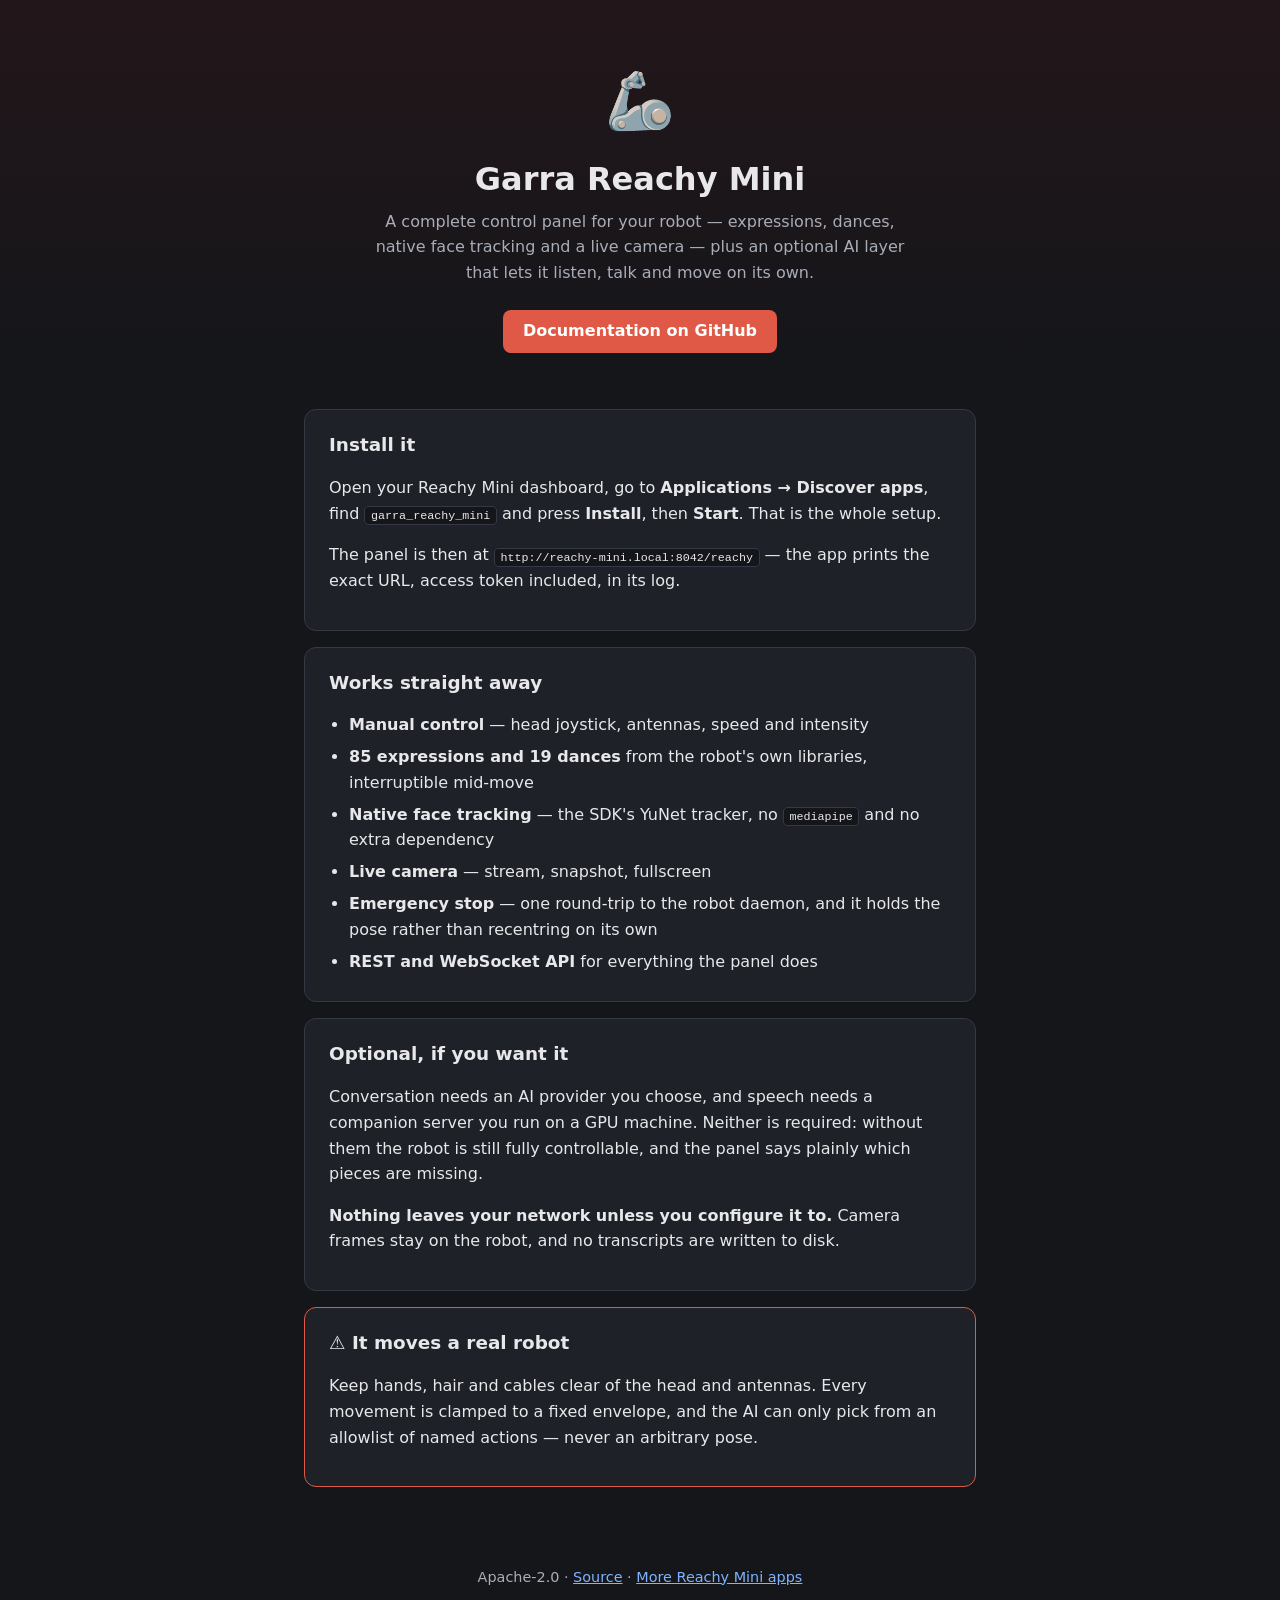
<file: index.html>
<!doctype html>
<html lang="en">

<head>
  <meta charset="utf-8" />
  <meta name="viewport" content="width=device-width, initial-scale=1" />
  <title>Garra Reachy Mini</title>
  <link rel="icon" href="assets/icon.svg" type="image/svg+xml" />
  <link rel="stylesheet" href="style.css" />
</head>

<body>
  <header class="hero">
    <div class="icone">🦾</div>
    <h1>Garra Reachy Mini</h1>
    <p class="lema">A complete control panel for your robot — expressions, dances, native face
      tracking and a live camera — plus an optional AI layer that lets it listen, talk and move
      on its own.</p>
    <p class="acao"><a class="botao" href="https://github.com/GarraIA/garra-reachy-mini">Documentation
        on GitHub</a></p>
  </header>

  <main class="container">
    <section class="cartao">
      <h2>Install it</h2>
      <p>Open your Reachy Mini dashboard, go to <strong>Applications → Discover apps</strong>,
        find <code>garra_reachy_mini</code> and press <strong>Install</strong>, then
        <strong>Start</strong>. That is the whole setup.</p>
      <p>The panel is then at <code>http://reachy-mini.local:8042/reachy</code> — the app prints
        the exact URL, access token included, in its log.</p>
    </section>

    <section class="cartao">
      <h2>Works straight away</h2>
      <ul class="lista">
        <li><strong>Manual control</strong> — head joystick, antennas, speed and intensity</li>
        <li><strong>85 expressions and 19 dances</strong> from the robot's own libraries,
          interruptible mid-move</li>
        <li><strong>Native face tracking</strong> — the SDK's YuNet tracker, no
          <code>mediapipe</code> and no extra dependency</li>
        <li><strong>Live camera</strong> — stream, snapshot, fullscreen</li>
        <li><strong>Emergency stop</strong> — one round-trip to the robot daemon, and it holds
          the pose rather than recentring on its own</li>
        <li><strong>REST and WebSocket API</strong> for everything the panel does</li>
      </ul>
    </section>

    <section class="cartao">
      <h2>Optional, if you want it</h2>
      <p>Conversation needs an AI provider you choose, and speech needs a companion server you
        run on a GPU machine. Neither is required: without them the robot is still fully
        controllable, and the panel says plainly which pieces are missing.</p>
      <p><strong>Nothing leaves your network unless you configure it to.</strong> Camera frames
        stay on the robot, and no transcripts are written to disk.</p>
    </section>

    <section class="cartao aviso">
      <h2>⚠️ It moves a real robot</h2>
      <p>Keep hands, hair and cables clear of the head and antennas. Every movement is clamped to
        a fixed envelope, and the AI can only pick from an allowlist of named actions — never an
        arbitrary pose.</p>
    </section>
  </main>

  <footer>
    <p>
      Apache-2.0 ·
      <a href="https://github.com/GarraIA/garra-reachy-mini">Source</a> ·
      <a href="https://huggingface.co/spaces?filter=reachy_mini_python_app">More Reachy Mini apps</a>
    </p>
  </footer>
</body>

</html>
</file>
<file: style.css>
:root {
  color-scheme: dark;
  --fundo: #14161a;
  --cartao: #1e2128;
  --borda: #343945;
  --texto: #e8e8ea;
  --suave: #a9adb8;
  --destaque: #e05946;
}

* { box-sizing: border-box; }

body {
  margin: 0;
  font-family: system-ui, -apple-system, sans-serif;
  background: var(--fundo);
  color: var(--texto);
  line-height: 1.6;
}

.hero {
  text-align: center;
  padding: 3.5rem 1rem 2.5rem;
  background: linear-gradient(180deg, #23161a 0%, var(--fundo) 100%);
}

.icone { font-size: 3.5rem; }

.hero h1 { margin: 0.5rem 0 0.25rem; font-size: 2rem; }

.lema { color: var(--suave); max-width: 34rem; margin: 0 auto; }

.acao { margin: 1.5rem 0 0; }

.botao {
  display: inline-block;
  background: var(--destaque);
  color: #fff;
  text-decoration: none;
  border-radius: 8px;
  padding: 0.55rem 1.25rem;
  font-weight: 600;
}

.botao:hover { filter: brightness(1.1); }

.lista { margin: 0; padding-left: 1.25rem; }

.lista li { margin: 0.4rem 0; }

.container {
  max-width: 44rem;
  margin: 0 auto;
  padding: 1rem 1rem 3rem;
  display: grid;
  gap: 1rem;
}

.cartao {
  background: var(--cartao);
  border: 1px solid var(--borda);
  border-radius: 12px;
  padding: 1.25rem 1.5rem;
}

.cartao h2 { margin-top: 0; font-size: 1.15rem; }

.aviso { border-color: var(--destaque); }

.passos { margin: 0; padding-left: 1.25rem; }

.passos li { margin: 0.5rem 0; }

code {
  background: var(--fundo);
  border: 1px solid var(--borda);
  border-radius: 4px;
  padding: 0.1rem 0.35rem;
  font-size: 0.9em;
}

a { color: #7fb3ff; }

footer {
  text-align: center;
  color: var(--suave);
  padding: 1rem 0 2rem;
  font-size: 0.9rem;
}
</file>
